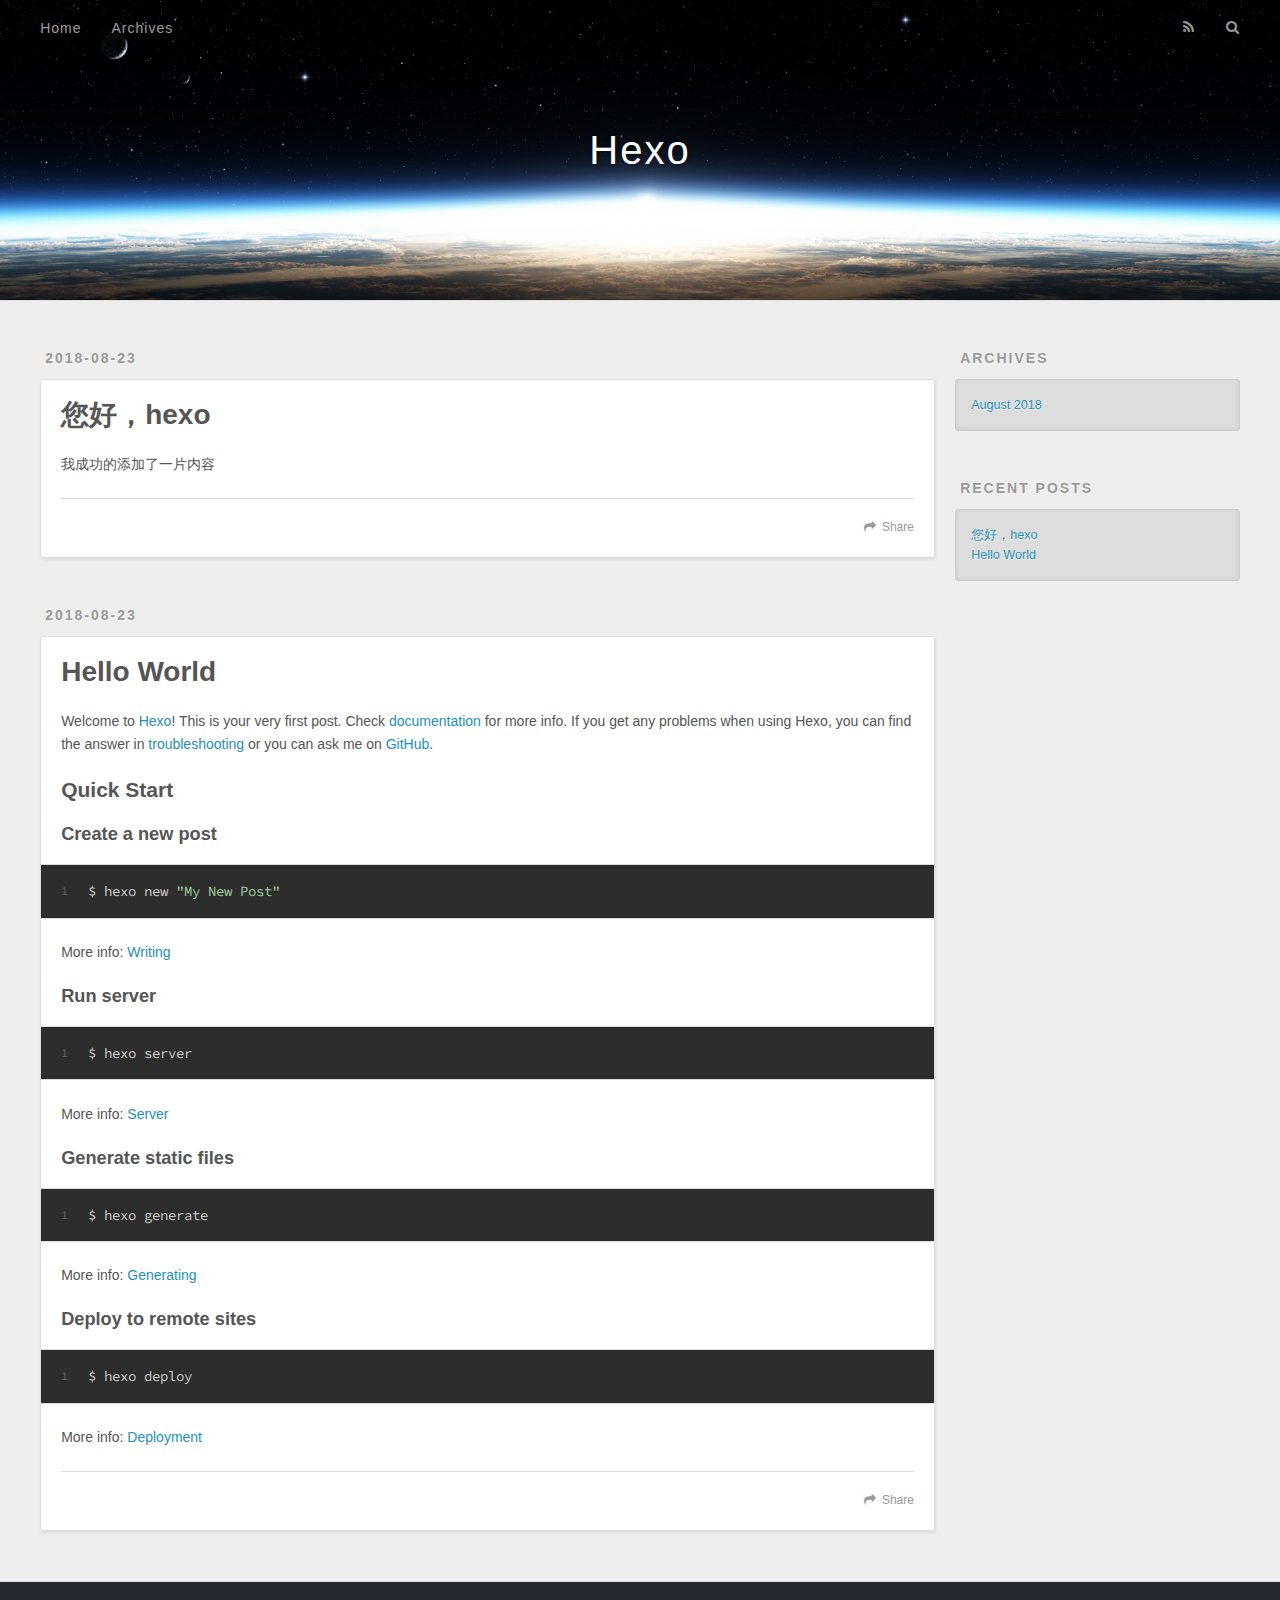
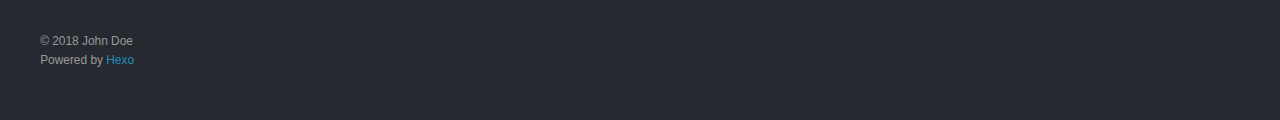
<file: index.html>
<!DOCTYPE html>
<html>
<head>
  <meta charset="utf-8">
  

  
  <title>Hexo</title>
  <meta name="viewport" content="width=device-width, initial-scale=1, maximum-scale=1">
  <meta property="og:type" content="website">
<meta property="og:title" content="Hexo">
<meta property="og:url" content="http://yoursite.com/index.html">
<meta property="og:site_name" content="Hexo">
<meta property="og:locale" content="default">
<meta name="twitter:card" content="summary">
<meta name="twitter:title" content="Hexo">
  
    <link rel="alternate" href="/atom.xml" title="Hexo" type="application/atom+xml">
  
  
    <link rel="icon" href="/favicon.png">
  
  
    <link href="//fonts.googleapis.com/css?family=Source+Code+Pro" rel="stylesheet" type="text/css">
  
  <link rel="stylesheet" href="/css/style.css">
</head>

<body>
  <div id="container">
    <div id="wrap">
      <header id="header">
  <div id="banner"></div>
  <div id="header-outer" class="outer">
    <div id="header-title" class="inner">
      <h1 id="logo-wrap">
        <a href="/" id="logo">Hexo</a>
      </h1>
      
    </div>
    <div id="header-inner" class="inner">
      <nav id="main-nav">
        <a id="main-nav-toggle" class="nav-icon"></a>
        
          <a class="main-nav-link" href="/">Home</a>
        
          <a class="main-nav-link" href="/archives">Archives</a>
        
      </nav>
      <nav id="sub-nav">
        
          <a id="nav-rss-link" class="nav-icon" href="/atom.xml" title="RSS Feed"></a>
        
        <a id="nav-search-btn" class="nav-icon" title="Search"></a>
      </nav>
      <div id="search-form-wrap">
        <form action="//google.com/search" method="get" accept-charset="UTF-8" class="search-form"><input type="search" name="q" class="search-form-input" placeholder="Search"><button type="submit" class="search-form-submit">&#xF002;</button><input type="hidden" name="sitesearch" value="http://yoursite.com"></form>
      </div>
    </div>
  </div>
</header>
      <div class="outer">
        <section id="main">
  
    <article id="post-您好，hexo" class="article article-type-post" itemscope itemprop="blogPost">
  <div class="article-meta">
    <a href="/2018/08/23/您好，hexo/" class="article-date">
  <time datetime="2018-08-23T06:25:21.303Z" itemprop="datePublished">2018-08-23</time>
</a>
    
  </div>
  <div class="article-inner">
    
    
      <header class="article-header">
        
  
    <h1 itemprop="name">
      <a class="article-title" href="/2018/08/23/您好，hexo/">您好，hexo</a>
    </h1>
  

      </header>
    
    <div class="article-entry" itemprop="articleBody">
      
        <p>我成功的添加了一片内容</p>

      
    </div>
    <footer class="article-footer">
      <a data-url="http://yoursite.com/2018/08/23/您好，hexo/" data-id="cjl66qpvc0001wj8hn15bmo5t" class="article-share-link">Share</a>
      
      
    </footer>
  </div>
  
</article>


  
    <article id="post-hello-world" class="article article-type-post" itemscope itemprop="blogPost">
  <div class="article-meta">
    <a href="/2018/08/23/hello-world/" class="article-date">
  <time datetime="2018-08-23T02:45:03.607Z" itemprop="datePublished">2018-08-23</time>
</a>
    
  </div>
  <div class="article-inner">
    
    
      <header class="article-header">
        
  
    <h1 itemprop="name">
      <a class="article-title" href="/2018/08/23/hello-world/">Hello World</a>
    </h1>
  

      </header>
    
    <div class="article-entry" itemprop="articleBody">
      
        <p>Welcome to <a href="https://hexo.io/" target="_blank" rel="noopener">Hexo</a>! This is your very first post. Check <a href="https://hexo.io/docs/" target="_blank" rel="noopener">documentation</a> for more info. If you get any problems when using Hexo, you can find the answer in <a href="https://hexo.io/docs/troubleshooting.html" target="_blank" rel="noopener">troubleshooting</a> or you can ask me on <a href="https://github.com/hexojs/hexo/issues" target="_blank" rel="noopener">GitHub</a>.</p>
<h2 id="Quick-Start"><a href="#Quick-Start" class="headerlink" title="Quick Start"></a>Quick Start</h2><h3 id="Create-a-new-post"><a href="#Create-a-new-post" class="headerlink" title="Create a new post"></a>Create a new post</h3><figure class="highlight bash"><table><tr><td class="gutter"><pre><span class="line">1</span><br></pre></td><td class="code"><pre><span class="line">$ hexo new <span class="string">"My New Post"</span></span><br></pre></td></tr></table></figure>
<p>More info: <a href="https://hexo.io/docs/writing.html" target="_blank" rel="noopener">Writing</a></p>
<h3 id="Run-server"><a href="#Run-server" class="headerlink" title="Run server"></a>Run server</h3><figure class="highlight bash"><table><tr><td class="gutter"><pre><span class="line">1</span><br></pre></td><td class="code"><pre><span class="line">$ hexo server</span><br></pre></td></tr></table></figure>
<p>More info: <a href="https://hexo.io/docs/server.html" target="_blank" rel="noopener">Server</a></p>
<h3 id="Generate-static-files"><a href="#Generate-static-files" class="headerlink" title="Generate static files"></a>Generate static files</h3><figure class="highlight bash"><table><tr><td class="gutter"><pre><span class="line">1</span><br></pre></td><td class="code"><pre><span class="line">$ hexo generate</span><br></pre></td></tr></table></figure>
<p>More info: <a href="https://hexo.io/docs/generating.html" target="_blank" rel="noopener">Generating</a></p>
<h3 id="Deploy-to-remote-sites"><a href="#Deploy-to-remote-sites" class="headerlink" title="Deploy to remote sites"></a>Deploy to remote sites</h3><figure class="highlight bash"><table><tr><td class="gutter"><pre><span class="line">1</span><br></pre></td><td class="code"><pre><span class="line">$ hexo deploy</span><br></pre></td></tr></table></figure>
<p>More info: <a href="https://hexo.io/docs/deployment.html" target="_blank" rel="noopener">Deployment</a></p>

      
    </div>
    <footer class="article-footer">
      <a data-url="http://yoursite.com/2018/08/23/hello-world/" data-id="cjl66qpv70000wj8hiuame2m6" class="article-share-link">Share</a>
      
      
    </footer>
  </div>
  
</article>


  


</section>
        
          <aside id="sidebar">
  
    

  
    

  
    
  
    
  <div class="widget-wrap">
    <h3 class="widget-title">Archives</h3>
    <div class="widget">
      <ul class="archive-list"><li class="archive-list-item"><a class="archive-list-link" href="/archives/2018/08/">August 2018</a></li></ul>
    </div>
  </div>


  
    
  <div class="widget-wrap">
    <h3 class="widget-title">Recent Posts</h3>
    <div class="widget">
      <ul>
        
          <li>
            <a href="/2018/08/23/您好，hexo/">您好，hexo</a>
          </li>
        
          <li>
            <a href="/2018/08/23/hello-world/">Hello World</a>
          </li>
        
      </ul>
    </div>
  </div>

  
</aside>
        
      </div>
      <footer id="footer">
  
  <div class="outer">
    <div id="footer-info" class="inner">
      &copy; 2018 John Doe<br>
      Powered by <a href="http://hexo.io/" target="_blank">Hexo</a>
    </div>
  </div>
</footer>
    </div>
    <nav id="mobile-nav">
  
    <a href="/" class="mobile-nav-link">Home</a>
  
    <a href="/archives" class="mobile-nav-link">Archives</a>
  
</nav>
    

<script src="//ajax.googleapis.com/ajax/libs/jquery/2.0.3/jquery.min.js"></script>


  <link rel="stylesheet" href="/fancybox/jquery.fancybox.css">
  <script src="/fancybox/jquery.fancybox.pack.js"></script>


<script src="/js/script.js"></script>



  </div>
</body>
</html>
</file>
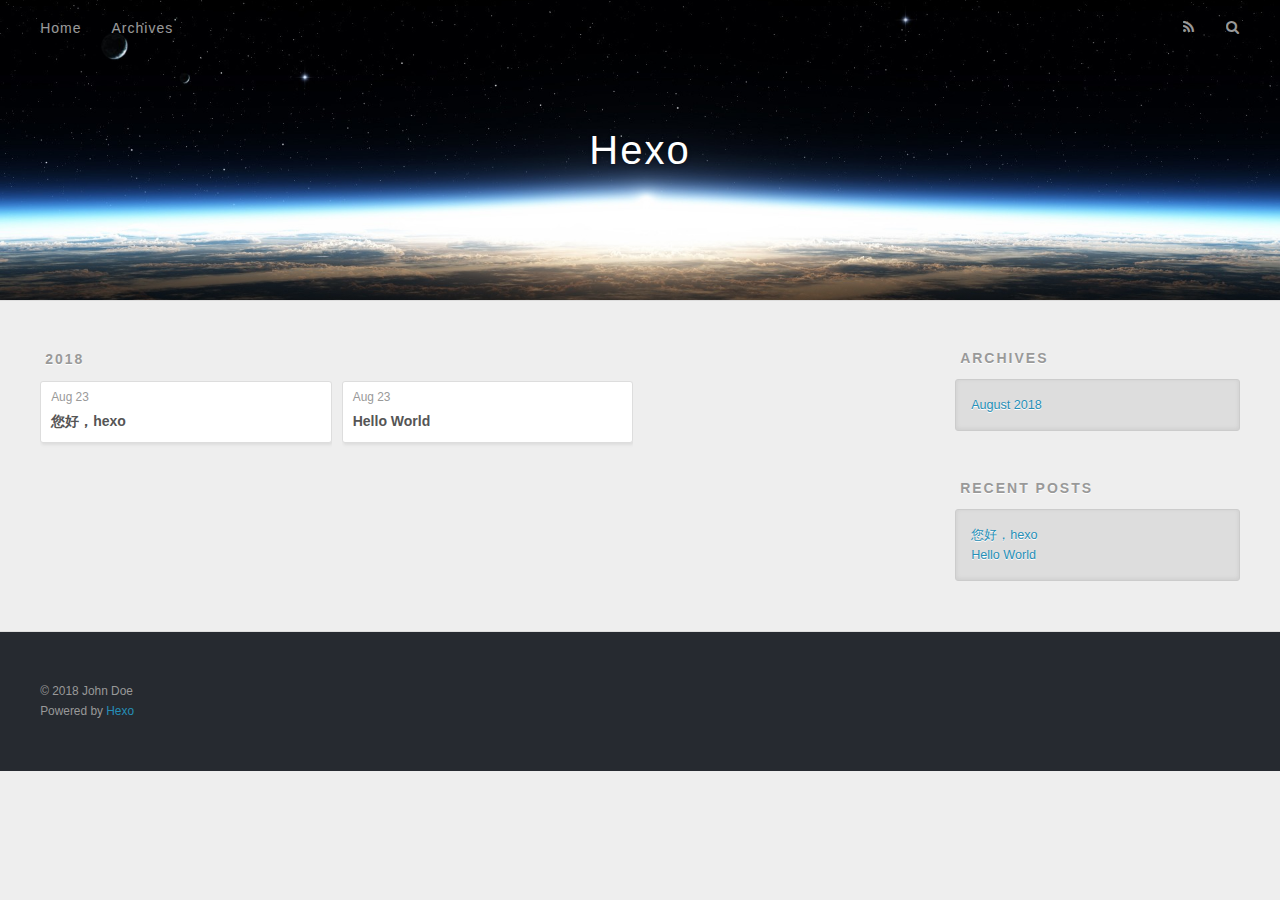
<file: archives/2018/index.html>
<!DOCTYPE html>
<html>
<head>
  <meta charset="utf-8">
  

  
  <title>Archives: 2018 | Hexo</title>
  <meta name="viewport" content="width=device-width, initial-scale=1, maximum-scale=1">
  <meta property="og:type" content="website">
<meta property="og:title" content="Hexo">
<meta property="og:url" content="http://yoursite.com/archives/2018/index.html">
<meta property="og:site_name" content="Hexo">
<meta property="og:locale" content="default">
<meta name="twitter:card" content="summary">
<meta name="twitter:title" content="Hexo">
  
    <link rel="alternate" href="/atom.xml" title="Hexo" type="application/atom+xml">
  
  
    <link rel="icon" href="/favicon.png">
  
  
    <link href="//fonts.googleapis.com/css?family=Source+Code+Pro" rel="stylesheet" type="text/css">
  
  <link rel="stylesheet" href="/css/style.css">
</head>

<body>
  <div id="container">
    <div id="wrap">
      <header id="header">
  <div id="banner"></div>
  <div id="header-outer" class="outer">
    <div id="header-title" class="inner">
      <h1 id="logo-wrap">
        <a href="/" id="logo">Hexo</a>
      </h1>
      
    </div>
    <div id="header-inner" class="inner">
      <nav id="main-nav">
        <a id="main-nav-toggle" class="nav-icon"></a>
        
          <a class="main-nav-link" href="/">Home</a>
        
          <a class="main-nav-link" href="/archives">Archives</a>
        
      </nav>
      <nav id="sub-nav">
        
          <a id="nav-rss-link" class="nav-icon" href="/atom.xml" title="RSS Feed"></a>
        
        <a id="nav-search-btn" class="nav-icon" title="Search"></a>
      </nav>
      <div id="search-form-wrap">
        <form action="//google.com/search" method="get" accept-charset="UTF-8" class="search-form"><input type="search" name="q" class="search-form-input" placeholder="Search"><button type="submit" class="search-form-submit">&#xF002;</button><input type="hidden" name="sitesearch" value="http://yoursite.com"></form>
      </div>
    </div>
  </div>
</header>
      <div class="outer">
        <section id="main">
  
  
    
    
      
      
      <section class="archives-wrap">
        <div class="archive-year-wrap">
          <a href="/archives/2018" class="archive-year">2018</a>
        </div>
        <div class="archives">
    
    <article class="archive-article archive-type-post">
  <div class="archive-article-inner">
    <header class="archive-article-header">
      <a href="/2018/08/23/您好，hexo/" class="archive-article-date">
  <time datetime="2018-08-23T06:25:21.303Z" itemprop="datePublished">Aug 23</time>
</a>
      
  
    <h1 itemprop="name">
      <a class="archive-article-title" href="/2018/08/23/您好，hexo/">您好，hexo</a>
    </h1>
  

    </header>
  </div>
</article>
  
    
    
    <article class="archive-article archive-type-post">
  <div class="archive-article-inner">
    <header class="archive-article-header">
      <a href="/2018/08/23/hello-world/" class="archive-article-date">
  <time datetime="2018-08-23T02:45:03.607Z" itemprop="datePublished">Aug 23</time>
</a>
      
  
    <h1 itemprop="name">
      <a class="archive-article-title" href="/2018/08/23/hello-world/">Hello World</a>
    </h1>
  

    </header>
  </div>
</article>
  
  
    </div></section>
  


</section>
        
          <aside id="sidebar">
  
    

  
    

  
    
  
    
  <div class="widget-wrap">
    <h3 class="widget-title">Archives</h3>
    <div class="widget">
      <ul class="archive-list"><li class="archive-list-item"><a class="archive-list-link" href="/archives/2018/08/">August 2018</a></li></ul>
    </div>
  </div>


  
    
  <div class="widget-wrap">
    <h3 class="widget-title">Recent Posts</h3>
    <div class="widget">
      <ul>
        
          <li>
            <a href="/2018/08/23/您好，hexo/">您好，hexo</a>
          </li>
        
          <li>
            <a href="/2018/08/23/hello-world/">Hello World</a>
          </li>
        
      </ul>
    </div>
  </div>

  
</aside>
        
      </div>
      <footer id="footer">
  
  <div class="outer">
    <div id="footer-info" class="inner">
      &copy; 2018 John Doe<br>
      Powered by <a href="http://hexo.io/" target="_blank">Hexo</a>
    </div>
  </div>
</footer>
    </div>
    <nav id="mobile-nav">
  
    <a href="/" class="mobile-nav-link">Home</a>
  
    <a href="/archives" class="mobile-nav-link">Archives</a>
  
</nav>
    

<script src="//ajax.googleapis.com/ajax/libs/jquery/2.0.3/jquery.min.js"></script>


  <link rel="stylesheet" href="/fancybox/jquery.fancybox.css">
  <script src="/fancybox/jquery.fancybox.pack.js"></script>


<script src="/js/script.js"></script>



  </div>
</body>
</html>
</file>
<file: css/style.css>
body {
  width: 100%;
}
body:before,
body:after {
  content: "";
  display: table;
}
body:after {
  clear: both;
}
html,
body,
div,
span,
applet,
object,
iframe,
h1,
h2,
h3,
h4,
h5,
h6,
p,
blockquote,
pre,
a,
abbr,
acronym,
address,
big,
cite,
code,
del,
dfn,
em,
img,
ins,
kbd,
q,
s,
samp,
small,
strike,
strong,
sub,
sup,
tt,
var,
dl,
dt,
dd,
ol,
ul,
li,
fieldset,
form,
label,
legend,
table,
caption,
tbody,
tfoot,
thead,
tr,
th,
td {
  margin: 0;
  padding: 0;
  border: 0;
  outline: 0;
  font-weight: inherit;
  font-style: inherit;
  font-family: inherit;
  font-size: 100%;
  vertical-align: baseline;
}
body {
  line-height: 1;
  color: #000;
  background: #fff;
}
ol,
ul {
  list-style: none;
}
table {
  border-collapse: separate;
  border-spacing: 0;
  vertical-align: middle;
}
caption,
th,
td {
  text-align: left;
  font-weight: normal;
  vertical-align: middle;
}
a img {
  border: none;
}
input,
button {
  margin: 0;
  padding: 0;
}
input::-moz-focus-inner,
button::-moz-focus-inner {
  border: 0;
  padding: 0;
}
@font-face {
  font-family: FontAwesome;
  font-style: normal;
  font-weight: normal;
  src: url("fonts/fontawesome-webfont.eot?v=#4.0.3");
  src: url("fonts/fontawesome-webfont.eot?#iefix&v=#4.0.3") format("embedded-opentype"), url("fonts/fontawesome-webfont.woff?v=#4.0.3") format("woff"), url("fonts/fontawesome-webfont.ttf?v=#4.0.3") format("truetype"), url("fonts/fontawesome-webfont.svg#fontawesomeregular?v=#4.0.3") format("svg");
}
html,
body,
#container {
  height: 100%;
}
body {
  background: #eee;
  font: 14px -apple-system, BlinkMacSystemFont, "Segoe UI", "Roboto", "Oxygen", "Ubuntu", "Cantarell", "Fira Sans", "Droid Sans", "Helvetica Neue", sans-serif;
  -webkit-text-size-adjust: 100%;
}
.outer {
  max-width: 1220px;
  margin: 0 auto;
  padding: 0 20px;
}
.outer:before,
.outer:after {
  content: "";
  display: table;
}
.outer:after {
  clear: both;
}
.inner {
  display: inline;
  float: left;
  width: 98.33333333333333%;
  margin: 0 0.833333333333333%;
}
.left,
.alignleft {
  float: left;
}
.right,
.alignright {
  float: right;
}
.clear {
  clear: both;
}
#container {
  position: relative;
}
.mobile-nav-on {
  overflow: hidden;
}
#wrap {
  height: 100%;
  width: 100%;
  position: absolute;
  top: 0;
  left: 0;
  -webkit-transition: 0.2s ease-out;
  -moz-transition: 0.2s ease-out;
  -ms-transition: 0.2s ease-out;
  transition: 0.2s ease-out;
  z-index: 1;
  background: #eee;
}
.mobile-nav-on #wrap {
  left: 280px;
}
@media screen and (min-width: 768px) {
  #main {
    display: inline;
    float: left;
    width: 73.33333333333333%;
    margin: 0 0.833333333333333%;
  }
}
.article-date,
.article-category-link,
.archive-year,
.widget-title {
  text-decoration: none;
  text-transform: uppercase;
  letter-spacing: 2px;
  color: #999;
  margin-bottom: 1em;
  margin-left: 5px;
  line-height: 1em;
  text-shadow: 0 1px #fff;
  font-weight: bold;
}
.article-inner,
.archive-article-inner {
  background: #fff;
  -webkit-box-shadow: 1px 2px 3px #ddd;
  box-shadow: 1px 2px 3px #ddd;
  border: 1px solid #ddd;
  border-radius: 3px;
}
.article-entry h1,
.widget h1 {
  font-size: 2em;
}
.article-entry h2,
.widget h2 {
  font-size: 1.5em;
}
.article-entry h3,
.widget h3 {
  font-size: 1.3em;
}
.article-entry h4,
.widget h4 {
  font-size: 1.2em;
}
.article-entry h5,
.widget h5 {
  font-size: 1em;
}
.article-entry h6,
.widget h6 {
  font-size: 1em;
  color: #999;
}
.article-entry hr,
.widget hr {
  border: 1px dashed #ddd;
}
.article-entry strong,
.widget strong {
  font-weight: bold;
}
.article-entry em,
.widget em,
.article-entry cite,
.widget cite {
  font-style: italic;
}
.article-entry sup,
.widget sup,
.article-entry sub,
.widget sub {
  font-size: 0.75em;
  line-height: 0;
  position: relative;
  vertical-align: baseline;
}
.article-entry sup,
.widget sup {
  top: -0.5em;
}
.article-entry sub,
.widget sub {
  bottom: -0.2em;
}
.article-entry small,
.widget small {
  font-size: 0.85em;
}
.article-entry acronym,
.widget acronym,
.article-entry abbr,
.widget abbr {
  border-bottom: 1px dotted;
}
.article-entry ul,
.widget ul,
.article-entry ol,
.widget ol,
.article-entry dl,
.widget dl {
  margin: 0 20px;
  line-height: 1.6em;
}
.article-entry ul ul,
.widget ul ul,
.article-entry ol ul,
.widget ol ul,
.article-entry ul ol,
.widget ul ol,
.article-entry ol ol,
.widget ol ol {
  margin-top: 0;
  margin-bottom: 0;
}
.article-entry ul,
.widget ul {
  list-style: disc;
}
.article-entry ol,
.widget ol {
  list-style: decimal;
}
.article-entry dt,
.widget dt {
  font-weight: bold;
}
#header {
  height: 300px;
  position: relative;
  border-bottom: 1px solid #ddd;
}
#header:before,
#header:after {
  content: "";
  position: absolute;
  left: 0;
  right: 0;
  height: 40px;
}
#header:before {
  top: 0;
  background: -webkit-linear-gradient(rgba(0,0,0,0.2), transparent);
  background: -moz-linear-gradient(rgba(0,0,0,0.2), transparent);
  background: -ms-linear-gradient(rgba(0,0,0,0.2), transparent);
  background: linear-gradient(rgba(0,0,0,0.2), transparent);
}
#header:after {
  bottom: 0;
  background: -webkit-linear-gradient(transparent, rgba(0,0,0,0.2));
  background: -moz-linear-gradient(transparent, rgba(0,0,0,0.2));
  background: -ms-linear-gradient(transparent, rgba(0,0,0,0.2));
  background: linear-gradient(transparent, rgba(0,0,0,0.2));
}
#header-outer {
  height: 100%;
  position: relative;
}
#header-inner {
  position: relative;
  overflow: hidden;
}
#banner {
  position: absolute;
  top: 0;
  left: 0;
  width: 100%;
  height: 100%;
  background: url("images/banner.jpg") center #000;
  -webkit-background-size: cover;
  -moz-background-size: cover;
  background-size: cover;
  z-index: -1;
}
#header-title {
  text-align: center;
  height: 40px;
  position: absolute;
  top: 50%;
  left: 0;
  margin-top: -20px;
}
#logo,
#subtitle {
  text-decoration: none;
  color: #fff;
  font-weight: 300;
  text-shadow: 0 1px 4px rgba(0,0,0,0.3);
}
#logo {
  font-size: 40px;
  line-height: 40px;
  letter-spacing: 2px;
}
#subtitle {
  font-size: 16px;
  line-height: 16px;
  letter-spacing: 1px;
}
#subtitle-wrap {
  margin-top: 16px;
}
#main-nav {
  float: left;
  margin-left: -15px;
}
.nav-icon,
.main-nav-link {
  float: left;
  color: #fff;
  opacity: 0.6;
  text-decoration: none;
  text-shadow: 0 1px rgba(0,0,0,0.2);
  -webkit-transition: opacity 0.2s;
  -moz-transition: opacity 0.2s;
  -ms-transition: opacity 0.2s;
  transition: opacity 0.2s;
  display: block;
  padding: 20px 15px;
}
.nav-icon:hover,
.main-nav-link:hover {
  opacity: 1;
}
.nav-icon {
  font-family: FontAwesome;
  text-align: center;
  font-size: 14px;
  width: 14px;
  height: 14px;
  padding: 20px 15px;
  position: relative;
  cursor: pointer;
}
.main-nav-link {
  font-weight: 300;
  letter-spacing: 1px;
}
@media screen and (max-width: 479px) {
  .main-nav-link {
    display: none;
  }
}
#main-nav-toggle {
  display: none;
}
#main-nav-toggle:before {
  content: "\f0c9";
}
@media screen and (max-width: 479px) {
  #main-nav-toggle {
    display: block;
  }
}
#sub-nav {
  float: right;
  margin-right: -15px;
}
#nav-rss-link:before {
  content: "\f09e";
}
#nav-search-btn:before {
  content: "\f002";
}
#search-form-wrap {
  position: absolute;
  top: 15px;
  width: 150px;
  height: 30px;
  right: -150px;
  opacity: 0;
  -webkit-transition: 0.2s ease-out;
  -moz-transition: 0.2s ease-out;
  -ms-transition: 0.2s ease-out;
  transition: 0.2s ease-out;
}
#search-form-wrap.on {
  opacity: 1;
  right: 0;
}
@media screen and (max-width: 479px) {
  #search-form-wrap {
    width: 100%;
    right: -100%;
  }
}
.search-form {
  position: absolute;
  top: 0;
  left: 0;
  right: 0;
  background: #fff;
  padding: 5px 15px;
  border-radius: 15px;
  -webkit-box-shadow: 0 0 10px rgba(0,0,0,0.3);
  box-shadow: 0 0 10px rgba(0,0,0,0.3);
}
.search-form-input {
  border: none;
  background: none;
  color: #555;
  width: 100%;
  font: 13px -apple-system, BlinkMacSystemFont, "Segoe UI", "Roboto", "Oxygen", "Ubuntu", "Cantarell", "Fira Sans", "Droid Sans", "Helvetica Neue", sans-serif;
  outline: none;
}
.search-form-input::-webkit-search-results-decoration,
.search-form-input::-webkit-search-cancel-button {
  -webkit-appearance: none;
}
.search-form-submit {
  position: absolute;
  top: 50%;
  right: 10px;
  margin-top: -7px;
  font: 13px FontAwesome;
  border: none;
  background: none;
  color: #bbb;
  cursor: pointer;
}
.search-form-submit:hover,
.search-form-submit:focus {
  color: #777;
}
.article {
  margin: 50px 0;
}
.article-inner {
  overflow: hidden;
}
.article-meta:before,
.article-meta:after {
  content: "";
  display: table;
}
.article-meta:after {
  clear: both;
}
.article-date {
  float: left;
}
.article-category {
  float: left;
  line-height: 1em;
  color: #ccc;
  text-shadow: 0 1px #fff;
  margin-left: 8px;
}
.article-category:before {
  content: "\2022";
}
.article-category-link {
  margin: 0 12px 1em;
}
.article-header {
  padding: 20px 20px 0;
}
.article-title {
  text-decoration: none;
  font-size: 2em;
  font-weight: bold;
  color: #555;
  line-height: 1.1em;
  -webkit-transition: color 0.2s;
  -moz-transition: color 0.2s;
  -ms-transition: color 0.2s;
  transition: color 0.2s;
}
a.article-title:hover {
  color: #258fb8;
}
.article-entry {
  color: #555;
  padding: 0 20px;
}
.article-entry:before,
.article-entry:after {
  content: "";
  display: table;
}
.article-entry:after {
  clear: both;
}
.article-entry p,
.article-entry table {
  line-height: 1.6em;
  margin: 1.6em 0;
}
.article-entry h1,
.article-entry h2,
.article-entry h3,
.article-entry h4,
.article-entry h5,
.article-entry h6 {
  font-weight: bold;
}
.article-entry h1,
.article-entry h2,
.article-entry h3,
.article-entry h4,
.article-entry h5,
.article-entry h6 {
  line-height: 1.1em;
  margin: 1.1em 0;
}
.article-entry a {
  color: #258fb8;
  text-decoration: none;
}
.article-entry a:hover {
  text-decoration: underline;
}
.article-entry ul,
.article-entry ol,
.article-entry dl {
  margin-top: 1.6em;
  margin-bottom: 1.6em;
}
.article-entry img,
.article-entry video {
  max-width: 100%;
  height: auto;
  display: block;
  margin: auto;
}
.article-entry iframe {
  border: none;
}
.article-entry table {
  width: 100%;
  border-collapse: collapse;
  border-spacing: 0;
}
.article-entry th {
  font-weight: bold;
  border-bottom: 3px solid #ddd;
  padding-bottom: 0.5em;
}
.article-entry td {
  border-bottom: 1px solid #ddd;
  padding: 10px 0;
}
.article-entry blockquote {
  font-family: Georgia, "Times New Roman", serif;
  font-size: 1.4em;
  margin: 1.6em 20px;
  text-align: center;
}
.article-entry blockquote footer {
  font-size: 14px;
  margin: 1.6em 0;
  font-family: -apple-system, BlinkMacSystemFont, "Segoe UI", "Roboto", "Oxygen", "Ubuntu", "Cantarell", "Fira Sans", "Droid Sans", "Helvetica Neue", sans-serif;
}
.article-entry blockquote footer cite:before {
  content: "—";
  padding: 0 0.5em;
}
.article-entry .pullquote {
  text-align: left;
  width: 45%;
  margin: 0;
}
.article-entry .pullquote.left {
  margin-left: 0.5em;
  margin-right: 1em;
}
.article-entry .pullquote.right {
  margin-right: 0.5em;
  margin-left: 1em;
}
.article-entry .caption {
  color: #999;
  display: block;
  font-size: 0.9em;
  margin-top: 0.5em;
  position: relative;
  text-align: center;
}
.article-entry .video-container {
  position: relative;
  padding-top: 56.25%;
  height: 0;
  overflow: hidden;
}
.article-entry .video-container iframe,
.article-entry .video-container object,
.article-entry .video-container embed {
  position: absolute;
  top: 0;
  left: 0;
  width: 100%;
  height: 100%;
  margin-top: 0;
}
.article-more-link a {
  display: inline-block;
  line-height: 1em;
  padding: 6px 15px;
  border-radius: 15px;
  background: #eee;
  color: #999;
  text-shadow: 0 1px #fff;
  text-decoration: none;
}
.article-more-link a:hover {
  background: #258fb8;
  color: #fff;
  text-decoration: none;
  text-shadow: 0 1px #1e7293;
}
.article-footer {
  font-size: 0.85em;
  line-height: 1.6em;
  border-top: 1px solid #ddd;
  padding-top: 1.6em;
  margin: 0 20px 20px;
}
.article-footer:before,
.article-footer:after {
  content: "";
  display: table;
}
.article-footer:after {
  clear: both;
}
.article-footer a {
  color: #999;
  text-decoration: none;
}
.article-footer a:hover {
  color: #555;
}
.article-tag-list-item {
  float: left;
  margin-right: 10px;
}
.article-tag-list-link:before {
  content: "#";
}
.article-comment-link {
  float: right;
}
.article-comment-link:before {
  content: "\f075";
  font-family: FontAwesome;
  padding-right: 8px;
}
.article-share-link {
  cursor: pointer;
  float: right;
  margin-left: 20px;
}
.article-share-link:before {
  content: "\f064";
  font-family: FontAwesome;
  padding-right: 6px;
}
#article-nav {
  position: relative;
}
#article-nav:before,
#article-nav:after {
  content: "";
  display: table;
}
#article-nav:after {
  clear: both;
}
@media screen and (min-width: 768px) {
  #article-nav {
    margin: 50px 0;
  }
  #article-nav:before {
    width: 8px;
    height: 8px;
    position: absolute;
    top: 50%;
    left: 50%;
    margin-top: -4px;
    margin-left: -4px;
    content: "";
    border-radius: 50%;
    background: #ddd;
    -webkit-box-shadow: 0 1px 2px #fff;
    box-shadow: 0 1px 2px #fff;
  }
}
.article-nav-link-wrap {
  text-decoration: none;
  text-shadow: 0 1px #fff;
  color: #999;
  -webkit-box-sizing: border-box;
  -moz-box-sizing: border-box;
  box-sizing: border-box;
  margin-top: 50px;
  text-align: center;
  display: block;
}
.article-nav-link-wrap:hover {
  color: #555;
}
@media screen and (min-width: 768px) {
  .article-nav-link-wrap {
    width: 50%;
    margin-top: 0;
  }
}
@media screen and (min-width: 768px) {
  #article-nav-newer {
    float: left;
    text-align: right;
    padding-right: 20px;
  }
}
@media screen and (min-width: 768px) {
  #article-nav-older {
    float: right;
    text-align: left;
    padding-left: 20px;
  }
}
.article-nav-caption {
  text-transform: uppercase;
  letter-spacing: 2px;
  color: #ddd;
  line-height: 1em;
  font-weight: bold;
}
#article-nav-newer .article-nav-caption {
  margin-right: -2px;
}
.article-nav-title {
  font-size: 0.85em;
  line-height: 1.6em;
  margin-top: 0.5em;
}
.article-share-box {
  position: absolute;
  display: none;
  background: #fff;
  -webkit-box-shadow: 1px 2px 10px rgba(0,0,0,0.2);
  box-shadow: 1px 2px 10px rgba(0,0,0,0.2);
  border-radius: 3px;
  margin-left: -145px;
  overflow: hidden;
  z-index: 1;
}
.article-share-box.on {
  display: block;
}
.article-share-input {
  width: 100%;
  background: none;
  -webkit-box-sizing: border-box;
  -moz-box-sizing: border-box;
  box-sizing: border-box;
  font: 14px -apple-system, BlinkMacSystemFont, "Segoe UI", "Roboto", "Oxygen", "Ubuntu", "Cantarell", "Fira Sans", "Droid Sans", "Helvetica Neue", sans-serif;
  padding: 0 15px;
  color: #555;
  outline: none;
  border: 1px solid #ddd;
  border-radius: 3px 3px 0 0;
  height: 36px;
  line-height: 36px;
}
.article-share-links {
  background: #eee;
}
.article-share-links:before,
.article-share-links:after {
  content: "";
  display: table;
}
.article-share-links:after {
  clear: both;
}
.article-share-twitter,
.article-share-facebook,
.article-share-pinterest,
.article-share-google {
  width: 50px;
  height: 36px;
  display: block;
  float: left;
  position: relative;
  color: #999;
  text-shadow: 0 1px #fff;
}
.article-share-twitter:before,
.article-share-facebook:before,
.article-share-pinterest:before,
.article-share-google:before {
  font-size: 20px;
  font-family: FontAwesome;
  width: 20px;
  height: 20px;
  position: absolute;
  top: 50%;
  left: 50%;
  margin-top: -10px;
  margin-left: -10px;
  text-align: center;
}
.article-share-twitter:hover,
.article-share-facebook:hover,
.article-share-pinterest:hover,
.article-share-google:hover {
  color: #fff;
}
.article-share-twitter:before {
  content: "\f099";
}
.article-share-twitter:hover {
  background: #00aced;
  text-shadow: 0 1px #008abe;
}
.article-share-facebook:before {
  content: "\f09a";
}
.article-share-facebook:hover {
  background: #3b5998;
  text-shadow: 0 1px #2f477a;
}
.article-share-pinterest:before {
  content: "\f0d2";
}
.article-share-pinterest:hover {
  background: #cb2027;
  text-shadow: 0 1px #a21a1f;
}
.article-share-google:before {
  content: "\f0d5";
}
.article-share-google:hover {
  background: #dd4b39;
  text-shadow: 0 1px #be3221;
}
.article-gallery {
  background: #000;
  position: relative;
}
.article-gallery-photos {
  position: relative;
  overflow: hidden;
}
.article-gallery-img {
  display: none;
  max-width: 100%;
}
.article-gallery-img:first-child {
  display: block;
}
.article-gallery-img.loaded {
  position: absolute;
  display: block;
}
.article-gallery-img img {
  display: block;
  max-width: 100%;
  margin: 0 auto;
}
#comments {
  background: #fff;
  -webkit-box-shadow: 1px 2px 3px #ddd;
  box-shadow: 1px 2px 3px #ddd;
  padding: 20px;
  border: 1px solid #ddd;
  border-radius: 3px;
  margin: 50px 0;
}
#comments a {
  color: #258fb8;
}
.archives-wrap {
  margin: 50px 0;
}
.archives:before,
.archives:after {
  content: "";
  display: table;
}
.archives:after {
  clear: both;
}
.archive-year-wrap {
  margin-bottom: 1em;
}
.archives {
  -webkit-column-gap: 10px;
  -moz-column-gap: 10px;
  column-gap: 10px;
}
@media screen and (min-width: 480px) and (max-width: 767px) {
  .archives {
    -webkit-column-count: 2;
    -moz-column-count: 2;
    column-count: 2;
  }
}
@media screen and (min-width: 768px) {
  .archives {
    -webkit-column-count: 3;
    -moz-column-count: 3;
    column-count: 3;
  }
}
.archive-article {
  -webkit-column-break-inside: avoid;
  page-break-inside: avoid;
  overflow: hidden;
  break-inside: avoid-column;
}
.archive-article-inner {
  padding: 10px;
  margin-bottom: 15px;
}
.archive-article-title {
  text-decoration: none;
  font-weight: bold;
  color: #555;
  -webkit-transition: color 0.2s;
  -moz-transition: color 0.2s;
  -ms-transition: color 0.2s;
  transition: color 0.2s;
  line-height: 1.6em;
}
.archive-article-title:hover {
  color: #258fb8;
}
.archive-article-footer {
  margin-top: 1em;
}
.archive-article-date {
  color: #999;
  text-decoration: none;
  font-size: 0.85em;
  line-height: 1em;
  margin-bottom: 0.5em;
  display: block;
}
#page-nav {
  margin: 50px auto;
  background: #fff;
  -webkit-box-shadow: 1px 2px 3px #ddd;
  box-shadow: 1px 2px 3px #ddd;
  border: 1px solid #ddd;
  border-radius: 3px;
  text-align: center;
  color: #999;
  overflow: hidden;
}
#page-nav:before,
#page-nav:after {
  content: "";
  display: table;
}
#page-nav:after {
  clear: both;
}
#page-nav a,
#page-nav span {
  padding: 10px 20px;
  line-height: 1;
  height: 2ex;
}
#page-nav a {
  color: #999;
  text-decoration: none;
}
#page-nav a:hover {
  background: #999;
  color: #fff;
}
#page-nav .prev {
  float: left;
}
#page-nav .next {
  float: right;
}
#page-nav .page-number {
  display: inline-block;
}
@media screen and (max-width: 479px) {
  #page-nav .page-number {
    display: none;
  }
}
#page-nav .current {
  color: #555;
  font-weight: bold;
}
#page-nav .space {
  color: #ddd;
}
#footer {
  background: #262a30;
  padding: 50px 0;
  border-top: 1px solid #ddd;
  color: #999;
}
#footer a {
  color: #258fb8;
  text-decoration: none;
}
#footer a:hover {
  text-decoration: underline;
}
#footer-info {
  line-height: 1.6em;
  font-size: 0.85em;
}
.article-entry pre,
.article-entry .highlight {
  background: #2d2d2d;
  margin: 0 -20px;
  padding: 15px 20px;
  border-style: solid;
  border-color: #ddd;
  border-width: 1px 0;
  overflow: auto;
  color: #ccc;
  line-height: 22.400000000000002px;
}
.article-entry .highlight .gutter pre,
.article-entry .gist .gist-file .gist-data .line-numbers {
  color: #666;
  font-size: 0.85em;
}
.article-entry pre,
.article-entry code {
  font-family: "Source Code Pro", Consolas, Monaco, Menlo, Consolas, monospace;
}
.article-entry code {
  background: #eee;
  text-shadow: 0 1px #fff;
  padding: 0 0.3em;
}
.article-entry pre code {
  background: none;
  text-shadow: none;
  padding: 0;
}
.article-entry .highlight pre {
  border: none;
  margin: 0;
  padding: 0;
}
.article-entry .highlight table {
  margin: 0;
  width: auto;
}
.article-entry .highlight td {
  border: none;
  padding: 0;
}
.article-entry .highlight figcaption {
  font-size: 0.85em;
  color: #999;
  line-height: 1em;
  margin-bottom: 1em;
}
.article-entry .highlight figcaption:before,
.article-entry .highlight figcaption:after {
  content: "";
  display: table;
}
.article-entry .highlight figcaption:after {
  clear: both;
}
.article-entry .highlight figcaption a {
  float: right;
}
.article-entry .highlight .gutter pre {
  text-align: right;
  padding-right: 20px;
}
.article-entry .highlight .line {
  height: 22.400000000000002px;
}
.article-entry .highlight .line.marked {
  background: #515151;
}
.article-entry .gist {
  margin: 0 -20px;
  border-style: solid;
  border-color: #ddd;
  border-width: 1px 0;
  background: #2d2d2d;
  padding: 15px 20px 15px 0;
}
.article-entry .gist .gist-file {
  border: none;
  font-family: "Source Code Pro", Consolas, Monaco, Menlo, Consolas, monospace;
  margin: 0;
}
.article-entry .gist .gist-file .gist-data {
  background: none;
  border: none;
}
.article-entry .gist .gist-file .gist-data .line-numbers {
  background: none;
  border: none;
  padding: 0 20px 0 0;
}
.article-entry .gist .gist-file .gist-data .line-data {
  padding: 0 !important;
}
.article-entry .gist .gist-file .highlight {
  margin: 0;
  padding: 0;
  border: none;
}
.article-entry .gist .gist-file .gist-meta {
  background: #2d2d2d;
  color: #999;
  font: 0.85em -apple-system, BlinkMacSystemFont, "Segoe UI", "Roboto", "Oxygen", "Ubuntu", "Cantarell", "Fira Sans", "Droid Sans", "Helvetica Neue", sans-serif;
  text-shadow: 0 0;
  padding: 0;
  margin-top: 1em;
  margin-left: 20px;
}
.article-entry .gist .gist-file .gist-meta a {
  color: #258fb8;
  font-weight: normal;
}
.article-entry .gist .gist-file .gist-meta a:hover {
  text-decoration: underline;
}
pre .comment,
pre .title {
  color: #999;
}
pre .variable,
pre .attribute,
pre .tag,
pre .regexp,
pre .ruby .constant,
pre .xml .tag .title,
pre .xml .pi,
pre .xml .doctype,
pre .html .doctype,
pre .css .id,
pre .css .class,
pre .css .pseudo {
  color: #f2777a;
}
pre .number,
pre .preprocessor,
pre .built_in,
pre .literal,
pre .params,
pre .constant {
  color: #f99157;
}
pre .class,
pre .ruby .class .title,
pre .css .rules .attribute {
  color: #9c9;
}
pre .string,
pre .value,
pre .inheritance,
pre .header,
pre .ruby .symbol,
pre .xml .cdata {
  color: #9c9;
}
pre .css .hexcolor {
  color: #6cc;
}
pre .function,
pre .python .decorator,
pre .python .title,
pre .ruby .function .title,
pre .ruby .title .keyword,
pre .perl .sub,
pre .javascript .title,
pre .coffeescript .title {
  color: #69c;
}
pre .keyword,
pre .javascript .function {
  color: #c9c;
}
@media screen and (max-width: 479px) {
  #mobile-nav {
    position: absolute;
    top: 0;
    left: 0;
    width: 280px;
    height: 100%;
    background: #191919;
    border-right: 1px solid #fff;
  }
}
@media screen and (max-width: 479px) {
  .mobile-nav-link {
    display: block;
    color: #999;
    text-decoration: none;
    padding: 15px 20px;
    font-weight: bold;
  }
  .mobile-nav-link:hover {
    color: #fff;
  }
}
@media screen and (min-width: 768px) {
  #sidebar {
    display: inline;
    float: left;
    width: 23.333333333333332%;
    margin: 0 0.833333333333333%;
  }
}
.widget-wrap {
  margin: 50px 0;
}
.widget {
  color: #777;
  text-shadow: 0 1px #fff;
  background: #ddd;
  -webkit-box-shadow: 0 -1px 4px #ccc inset;
  box-shadow: 0 -1px 4px #ccc inset;
  border: 1px solid #ccc;
  padding: 15px;
  border-radius: 3px;
}
.widget a {
  color: #258fb8;
  text-decoration: none;
}
.widget a:hover {
  text-decoration: underline;
}
.widget ul ul,
.widget ol ul,
.widget dl ul,
.widget ul ol,
.widget ol ol,
.widget dl ol,
.widget ul dl,
.widget ol dl,
.widget dl dl {
  margin-left: 15px;
  list-style: disc;
}
.widget {
  line-height: 1.6em;
  word-wrap: break-word;
  font-size: 0.9em;
}
.widget ul,
.widget ol {
  list-style: none;
  margin: 0;
}
.widget ul ul,
.widget ol ul,
.widget ul ol,
.widget ol ol {
  margin: 0 20px;
}
.widget ul ul,
.widget ol ul {
  list-style: disc;
}
.widget ul ol,
.widget ol ol {
  list-style: decimal;
}
.category-list-count,
.tag-list-count,
.archive-list-count {
  padding-left: 5px;
  color: #999;
  font-size: 0.85em;
}
.category-list-count:before,
.tag-list-count:before,
.archive-list-count:before {
  content: "(";
}
.category-list-count:after,
.tag-list-count:after,
.archive-list-count:after {
  content: ")";
}
.tagcloud a {
  margin-right: 5px;
  display: inline-block;
}
</file>
